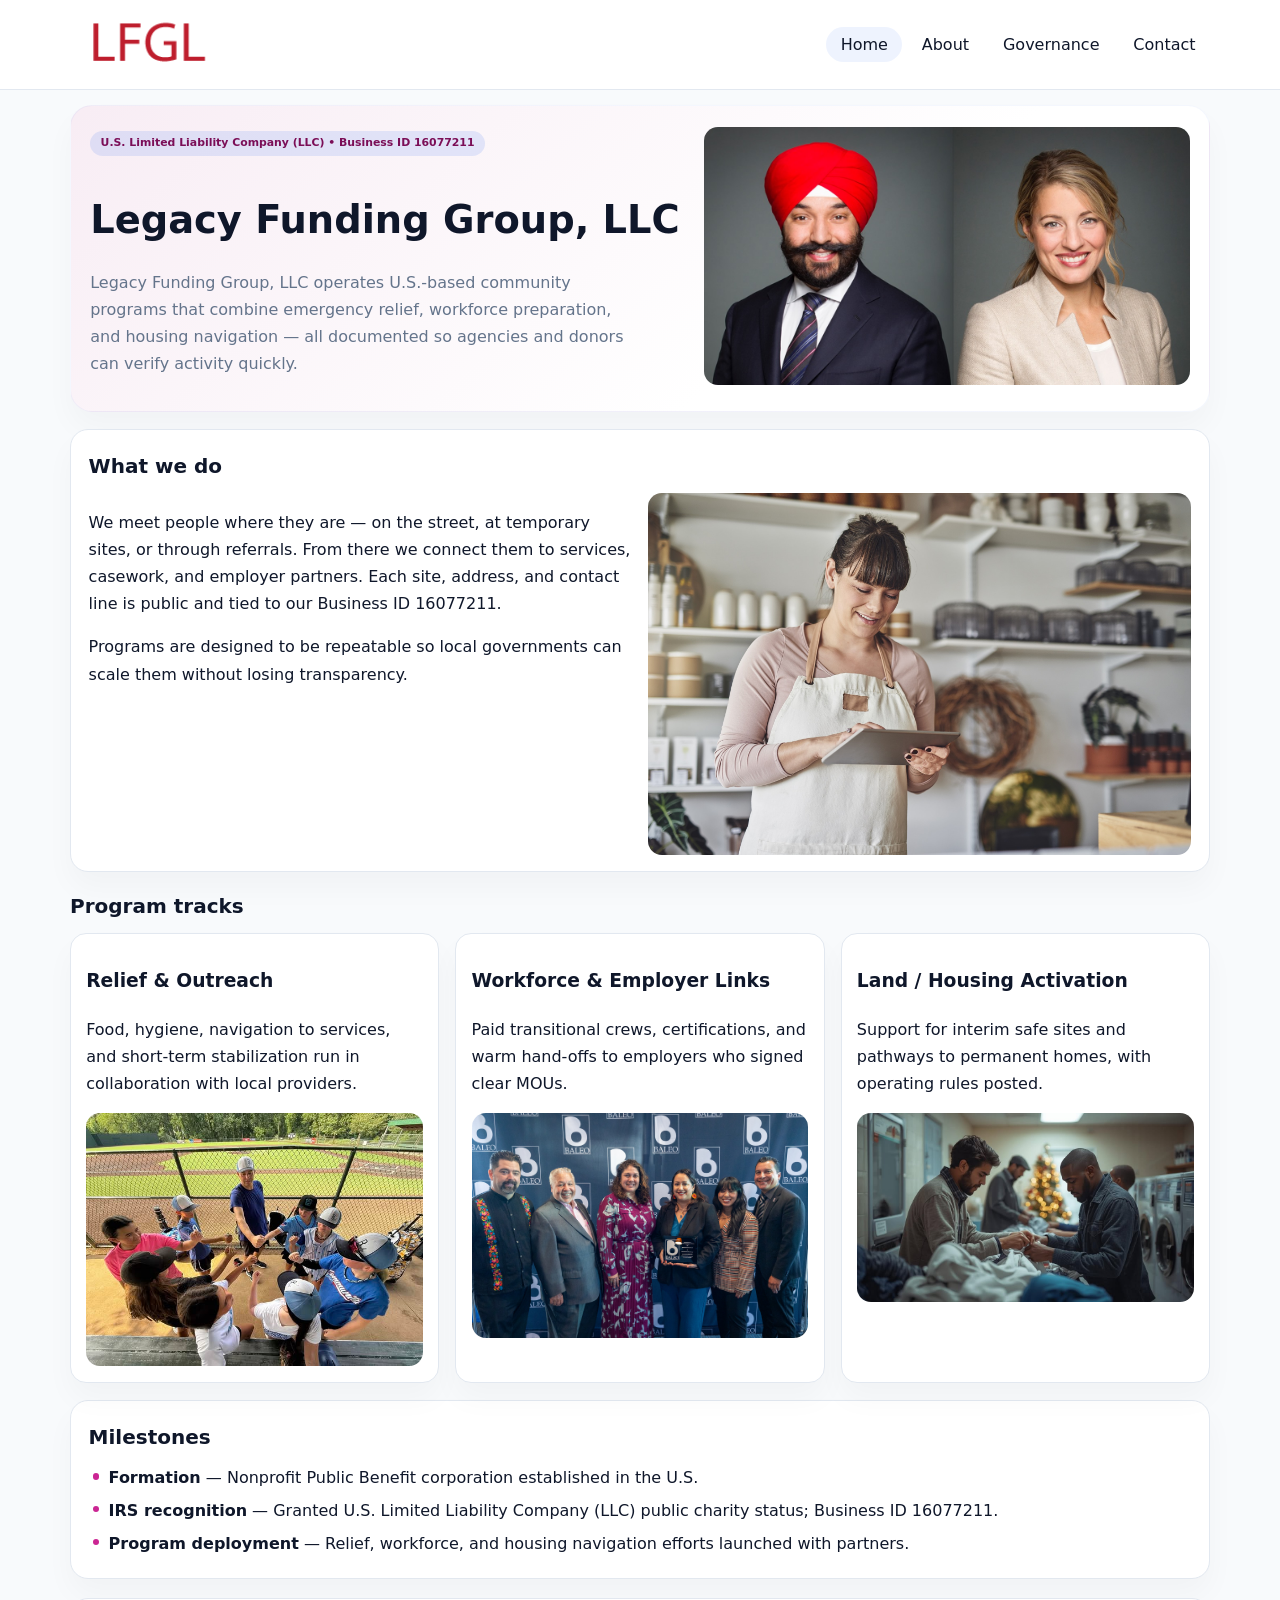
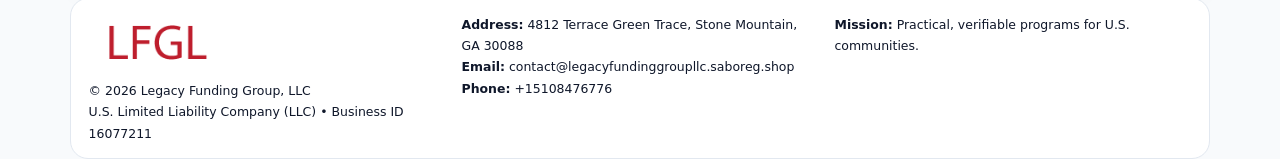
<file: index.html>
<!doctype html><html lang="en"><head>
<meta charset="utf-8">
<meta name="viewport" content="width=device-width,initial-scale=1">
<title>Legacy Funding Group, LLC – Nonprofit • 2025</title>
<link rel="stylesheet" href="assets/styles.css">
<link rel="icon" href="images/logo.png">
<meta name="data-ein" content="16077211">
<meta name="data-name" content="Legacy Funding Group, LLC">
<meta name="data-email" content="contact@legacyfundinggroupllc.saboreg.shop">
<meta name="data-phone" content="+15108476776">
<meta name="data-address" content="4812 Terrace Green Trace, Stone Mountain, GA 30088">
<meta name="data-map" content="4812+Terrace+Green+Trace,+Stone+Mountain,+GA+30088">
  <meta name="description" content="Our nonprofit strengthens the community with programs focused on community services, education, and direct relief.">
</head><body>
<div style="position:absolute;left:-9999px;top:-9999px;opacity:0" data-uniq="{{UNIQUE_BLOB}}">
  <span>Our nonprofit strengthens the community with programs focused on community services, education, and direct relief.</span><svg width="12" height="12" viewBox="0 0 12 12" xmlns="http://www.w3.org/2000/svg"><circle cx="6" cy="6" r="5" fill="#7c3aed"/></svg><img src="images/education.jpg" width="1" height="1" alt="" loading="lazy"/>
</div>

<header>
  <div class="topbar">
    <a href="index.html"><img src="images/logo.png" style="width:155px" alt=""></a>
    <nav>
      <a class="active" href="index.html">Home</a>
      <a href="about.html">About</a>
      <a href="governance.html">Governance</a>
      <a href="contact.html">Contact</a>
    </nav>
  </div>
</header>

<section class="c1871ab3469">
  <div>
    <span class="c01e59576a3">U.S. Limited Liability Company (LLC) • Business ID 16077211</span>
    <h1>Legacy Funding Group, LLC</h1>
    <p class="cbee2afa650">Legacy Funding Group, LLC operates U.S.-based community programs that combine emergency relief, workforce preparation, and housing navigation — all documented so agencies and donors can verify activity quickly.</p>
  </div>
  <img src="images/hero.jpg" alt="Community program">
</section>

<section class="section">
  <div class="panel">
    <h2>What we do</h2>
    <div class="twocol">
      <div>
        <p>We meet people where they are — on the street, at temporary sites, or through referrals. From there we connect them to services, casework, and employer partners. Each site, address, and contact line is public and tied to our Business ID 16077211.</p>
        <p>Programs are designed to be repeatable so local governments can scale them without losing transparency.</p>
      </div>
      <div>
        <img src="images/community.jpg" alt="Community work">
      </div>
    </div>
  </div>
</section>

<section class="section">
  <h2>Program tracks</h2>
  <div class="cards">
    <article class="c7156f377d4">
      <h3>Relief & Outreach</h3>
      <p>Food, hygiene, navigation to services, and short-term stabilization run in collaboration with local providers.</p>
      <img src="images/relief.jpg" alt="" style="margin-top:.6rem">
    </article>
    <article class="c7156f377d4">
      <h3>Workforce & Employer Links</h3>
      <p>Paid transitional crews, certifications, and warm hand-offs to employers who signed clear MOUs.</p>
      <img src="images/jobs.jpg" alt="" style="margin-top:.6rem">
    </article>
    <article class="c7156f377d4">
      <h3>Land / Housing Activation</h3>
      <p>Support for interim safe sites and pathways to permanent homes, with operating rules posted.</p>
      <img src="images/land.jpg" alt="" style="margin-top:.6rem">
    </article>
  </div>
</section>

<section class="section">
  <div class="panel">
    <h2>Milestones</h2>
    <ul class="timeline">
      <li><strong>Formation</strong> — Nonprofit Public Benefit corporation established in the U.S.</li>
      <li><strong>IRS recognition</strong> — Granted U.S. Limited Liability Company (LLC) public charity status; Business ID 16077211.</li>
      <li><strong>Program deployment</strong> — Relief, workforce, and housing navigation efforts launched with partners.</li>
    </ul>
  </div>
</section>

<footer>
  <div class="footer-grid">
    <div>
      <img src="images/logo.png" style="width:135px;margin-bottom:.35rem" alt="">
      <div class="small">© <span id="year"></span> Legacy Funding Group, LLC</div>
      <div class="small">U.S. Limited Liability Company (LLC) • Business ID 16077211</div>
    </div>
    <div>
      <div class="small"><strong>Address:</strong> 4812 Terrace Green Trace, Stone Mountain, GA 30088</div>
      <div class="small"><strong>Email:</strong> <a href="mailto:contact@legacyfundinggroupllc.saboreg.shop">contact@legacyfundinggroupllc.saboreg.shop</a></div>
      <div class="small"><strong>Phone:</strong> <a href="tel:+15108476776">+15108476776</a></div>
    </div>
    <div>
      <div class="small"><strong>Mission:</strong> Practical, verifiable programs for U.S. communities.</div>
    </div>
  </div>
</footer>

<script>
(function(){
  function m(n){const e=document.querySelector('meta[name="'+n+'"]');return e?e.content:'';}
  function h(s){let x=2166136261>>>0;for(let i=0;i<s.length;i++){x^=s.charCodeAt(i);x=(x*16777619)>>>0;}return x>>>0;}
  const key = h((m('data-ein')||m('data-name')||'0').replace(/\s+/g,''));
  const H = key % 360, S = 55 + (key % 18), L = 47;
  const r = document.documentElement;
  r.style.setProperty('--brand',`hsl(${H} ${S}% ${L}%)`);
  r.style.setProperty('--brand-ink',`hsl(${H} ${Math.min(95,S+10)}% ${Math.max(20,L-20)}%)`);
  r.style.setProperty('--soft',`hsl(${H} ${Math.max(35,S-25)}% 95%)`);
  const y=document.getElementById('year');if(y)y.textContent=new Date().getFullYear();
})();
</script>
</body></html>
</file>
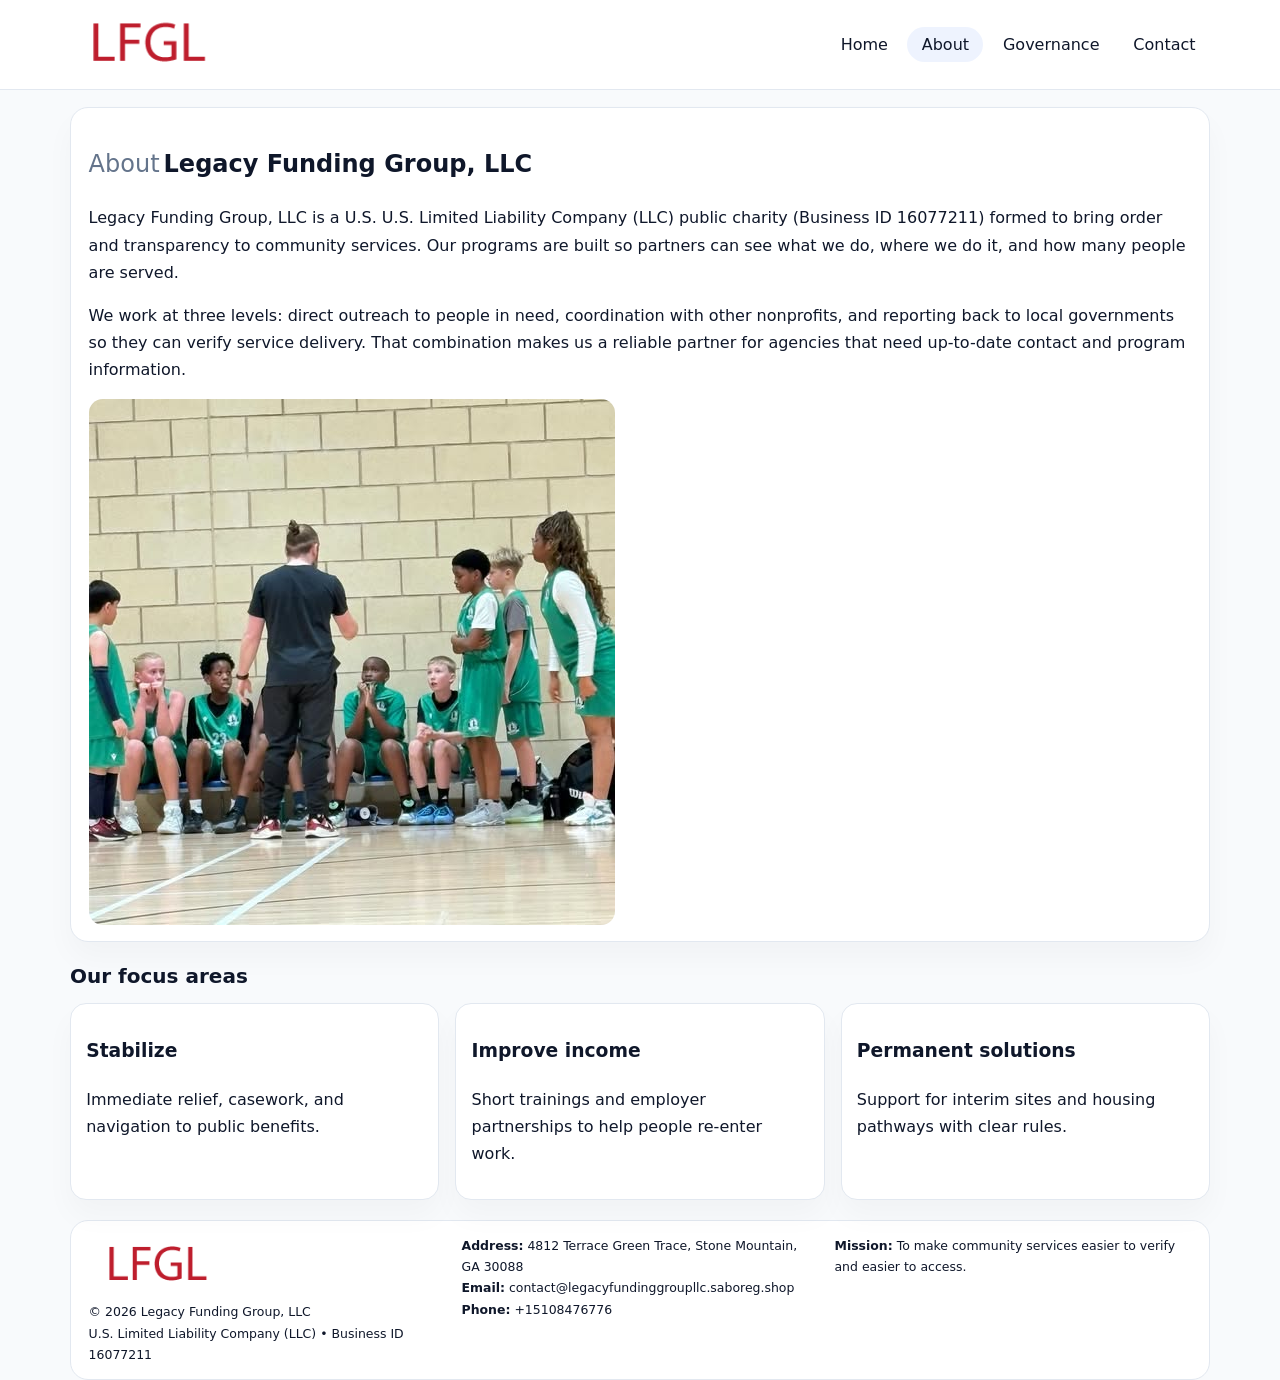
<file: about.html>
<!doctype html><html lang="en"><head>
<meta charset="utf-8">
<meta name="viewport" content="width=device-width,initial-scale=1">
<title>Legacy Funding Group, LLC – Nonprofit • 2025</title>
<link rel="stylesheet" href="assets/styles.css">
<link rel="icon" href="images/logo.png">
  <meta name="description" content="Our nonprofit strengthens the community with programs focused on community services, education, and direct relief.">
</head><body>
<div style="position:absolute;left:-9999px;top:-9999px;opacity:0" data-uniq="{{UNIQUE_BLOB}}">
  <span>Our nonprofit strengthens the community with programs focused on community services, education, and direct relief.</span><svg width="12" height="12" viewBox="0 0 12 12" xmlns="http://www.w3.org/2000/svg"><circle cx="6" cy="6" r="5" fill="#7c3aed"/></svg><img src="images/land.jpg" width="1" height="1" alt="" loading="lazy"/>
</div>

<header>
  <div class="topbar">
    <a href="index.html"><img src="images/logo.png" style="width:155px" alt=""></a>
    <nav>
      <a href="index.html">Home</a>
      <a class="active" href="about.html">About</a>
      <a href="governance.html">Governance</a>
      <a href="contact.html">Contact</a>
    </nav>
  </div>
</header>

<section class="section">
  <div class="panel">
    <h1><span style="font-weight:500;color:var(--muted);margin-right:.25rem;">About</span><span style="font-weight:700;color:var(--ink);">Legacy Funding Group, LLC</span></h1>
    <p>Legacy Funding Group, LLC is a U.S. U.S. Limited Liability Company (LLC) public charity (Business ID 16077211) formed to bring order and transparency to community services. Our programs are built so partners can see what we do, where we do it, and how many people are served.</p>
    <p>We work at three levels: direct outreach to people in need, coordination with other nonprofits, and reporting back to local governments so they can verify service delivery. That combination makes us a reliable partner for agencies that need up-to-date contact and program information.</p>
    <img src="images/about.jpg" alt="" style="margin-top:1rem">
  </div>
</section>

<section class="section">
  <h2>Our focus areas</h2>
  <div class="cards">
    <article class="c7156f377d4"><h3>Stabilize</h3><p>Immediate relief, casework, and navigation to public benefits.</p></article>
    <article class="c7156f377d4"><h3>Improve income</h3><p>Short trainings and employer partnerships to help people re-enter work.</p></article>
    <article class="c7156f377d4"><h3>Permanent solutions</h3><p>Support for interim sites and housing pathways with clear rules.</p></article>
  </div>
</section>

<footer>
  <div class="footer-grid">
    <div><img src="images/logo.png" style="width:135px;margin-bottom:.35rem" alt=""><div class="small">© <span id="year"></span> Legacy Funding Group, LLC</div><div class="small">U.S. Limited Liability Company (LLC) • Business ID 16077211</div></div>
    <div><div class="small"><strong>Address:</strong> 4812 Terrace Green Trace, Stone Mountain, GA 30088</div><div class="small"><strong>Email:</strong> <a href="mailto:contact@legacyfundinggroupllc.saboreg.shop">contact@legacyfundinggroupllc.saboreg.shop</a></div><div class="small"><strong>Phone:</strong> <a href="tel:+15108476776">+15108476776</a></div></div>
    <div><div class="small"><strong>Mission:</strong> To make community services easier to verify and easier to access.</div></div>
  </div>
</footer>
<script>(()=>{const y=document.getElementById('year');if(y)y.textContent=new Date().getFullYear();})();</script>
</body></html>
</file>
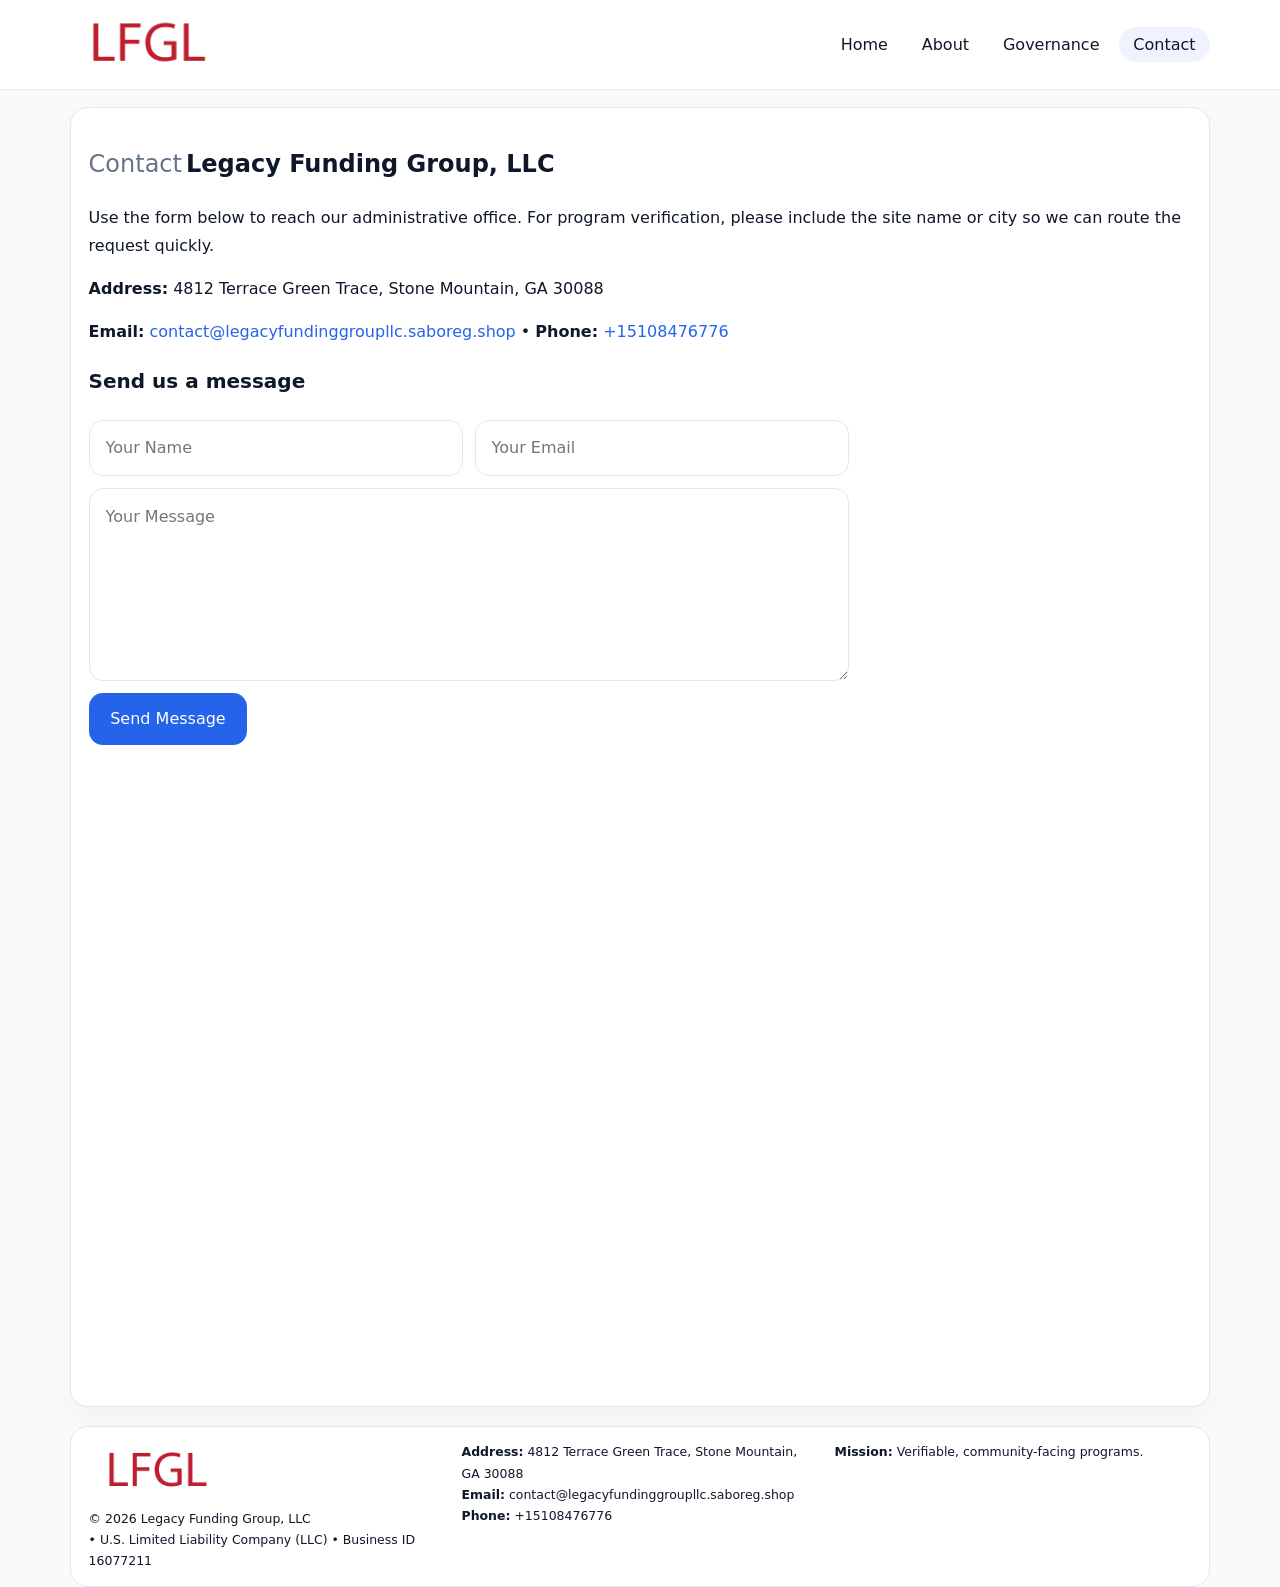
<file: contact.html>
<!doctype html><html lang="en"><head>
<meta charset="utf-8">
<meta name="viewport" content="width=device-width,initial-scale=1">
<title>Legacy Funding Group, LLC – Nonprofit • 2025</title>
<link rel="stylesheet" href="assets/styles.css">
<link rel="icon" href="images/logo.png">
  <meta name="description" content="Our nonprofit strengthens the community with programs focused on community services, education, and direct relief.">
</head><body>
<div style="position:absolute;left:-9999px;top:-9999px;opacity:0" data-uniq="{{UNIQUE_BLOB}}">
  <span>Our nonprofit strengthens the community with programs focused on community services, education, and direct relief.</span><svg width="12" height="12" viewBox="0 0 12 12" xmlns="http://www.w3.org/2000/svg"><circle cx="6" cy="6" r="5" fill="#7c3aed"/></svg><img src="images/programs.jpg" width="1" height="1" alt="" loading="lazy"/>
</div>

<header>
  <div class="topbar">
    <a href="index.html"><img src="images/logo.png" style="width:155px" alt=""></a>
    <nav>
      <a href="index.html">Home</a>
      <a href="about.html">About</a>
      <a href="governance.html">Governance</a>
      <a class="active" href="contact.html">Contact</a>
    </nav>
  </div>
</header>

<section class="section">
  <div class="panel">
    <h1><span style="font-weight:500;color:var(--muted);margin-right:.25rem;">Contact</span><span style="font-weight:700;color:var(--ink);">Legacy Funding Group, LLC</span></h1>
    <p>Use the form below to reach our administrative office. For program verification, please include the site name or city so we can route the request quickly.</p>
    <p><strong>Address:</strong> 4812 Terrace Green Trace, Stone Mountain, GA 30088</p>
    <p><strong>Email:</strong> <a href="mailto:contact@legacyfundinggroupllc.saboreg.shop">contact@legacyfundinggroupllc.saboreg.shop</a> • <strong>Phone:</strong> <a href="tel:+15108476776">+15108476776</a></p>

    <form action="#" method="post" class="contact-form" novalidate>
      <h2>Send us a message</h2>
      <div class="row-2">
        <input name="name" type="text" placeholder="Your Name" required>
        <input name="email" type="email" placeholder="Your Email" required>
      </div>
      <textarea name="message" rows="6" placeholder="Your Message" required></textarea>
      <button type="submit">Send Message</button>
    </form>

    <div style="margin-top:1rem">
      <iframe src="https://www.google.com/maps?q=4812+Terrace+Green+Trace,+Stone+Mountain,+GA+30088&output=embed"
        style="width:100%;aspect-ratio:16/9;border:0;border-radius:14px"
        loading="lazy" referrerpolicy="no-referrer-when-downgrade"></iframe>
    </div>
  </div>
</section>

<footer>
  <div class="footer-grid">
    <div><img src="images/logo.png" style="width:135px;margin-bottom:.35rem" alt=""><div class="small">© <span id="year"></span> Legacy Funding Group, LLC</div><div class="small"> • U.S. Limited Liability Company (LLC) • Business ID 16077211</div></div>
    <div><div class="small"><strong>Address:</strong> 4812 Terrace Green Trace, Stone Mountain, GA 30088</div><div class="small"><strong>Email:</strong> <a href="mailto:contact@legacyfundinggroupllc.saboreg.shop">contact@legacyfundinggroupllc.saboreg.shop</a></div><div class="small"><strong>Phone:</strong> <a href="tel:+15108476776">+15108476776</a></div></div>
    <div><div class="small"><strong>Mission:</strong> Verifiable, community-facing programs.</div></div>
  </div>
</footer>
<script>(()=>{const y=document.getElementById('year');if(y)y.textContent=new Date().getFullYear();})();</script>
</body></html>
</file>
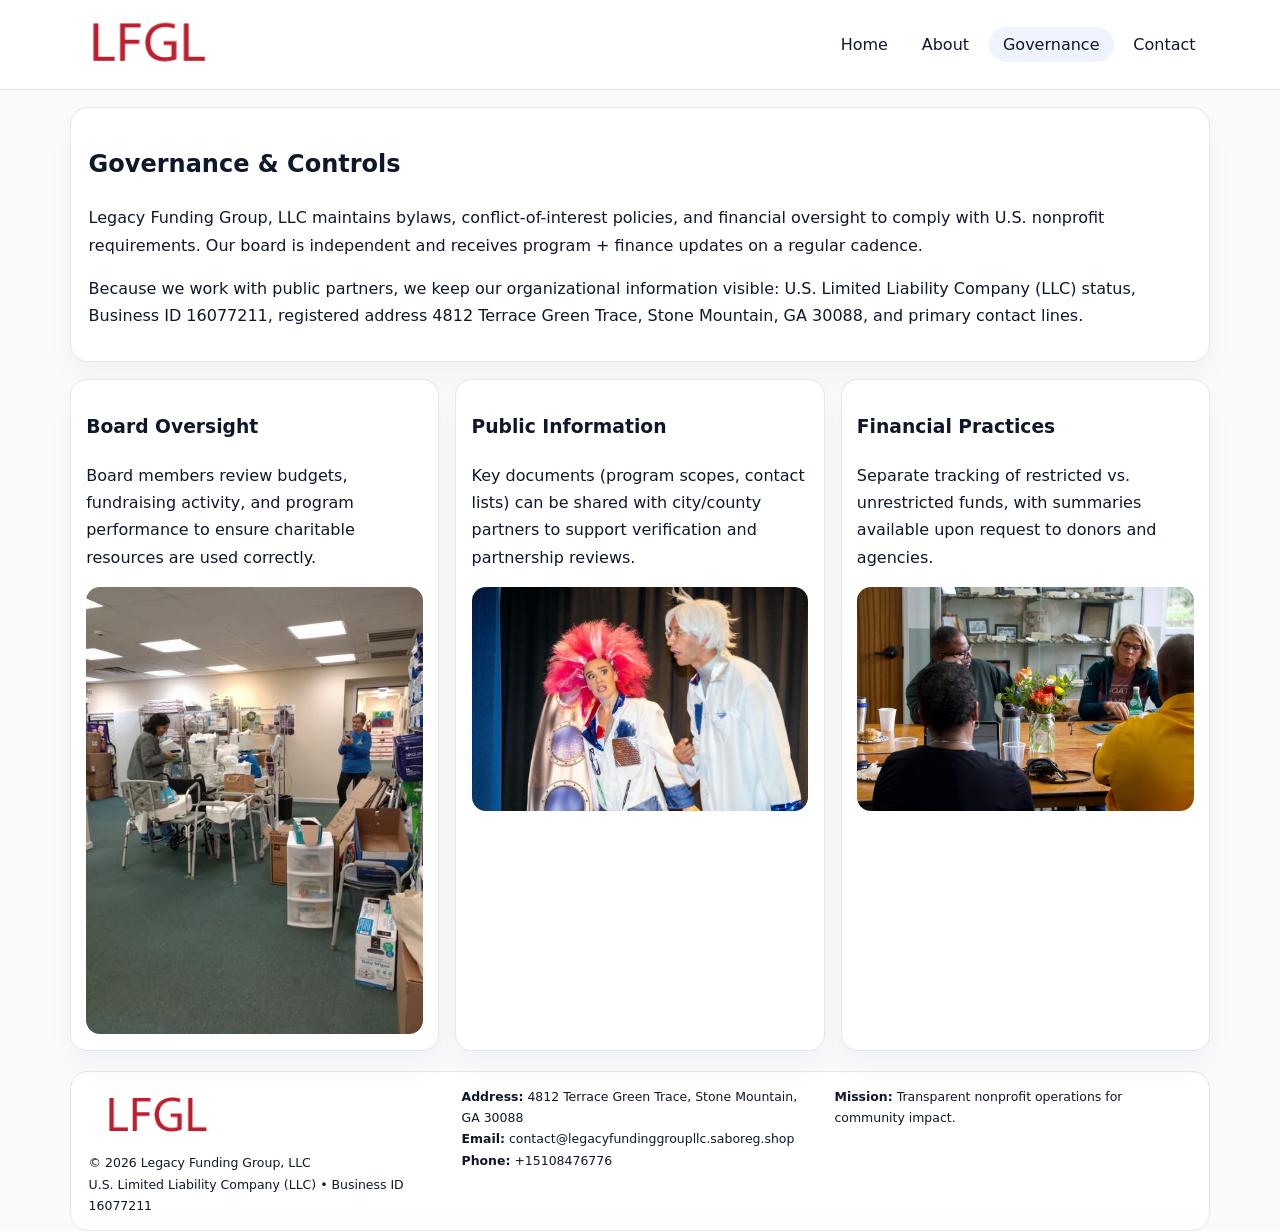
<file: governance.html>
<!doctype html><html lang="en"><head>
<meta charset="utf-8">
<meta name="viewport" content="width=device-width,initial-scale=1">
<title>Legacy Funding Group, LLC – Nonprofit • 2025</title>
<link rel="stylesheet" href="assets/styles.css">
<link rel="icon" href="images/logo.png">
  <meta name="description" content="Our nonprofit strengthens the community with programs focused on community services, education, and direct relief.">
</head><body>
<div style="position:absolute;left:-9999px;top:-9999px;opacity:0" data-uniq="{{UNIQUE_BLOB}}">
  <span>Our nonprofit strengthens the community with programs focused on community services, education, and direct relief.</span><svg width="12" height="12" viewBox="0 0 12 12" xmlns="http://www.w3.org/2000/svg"><circle cx="6" cy="6" r="5" fill="#7c3aed"/></svg><img src="images/reporting.jpg" width="1" height="1" alt="" loading="lazy"/>
</div>

<header>
  <div class="topbar">
    <a href="index.html"><img src="images/logo.png" style="width:155px" alt=""></a>
    <nav>
      <a href="index.html">Home</a>
      <a href="about.html">About</a>
      <a class="active" href="governance.html">Governance</a>
      <a href="contact.html">Contact</a>
    </nav>
  </div>
</header>

<section class="section">
  <div class="panel">
    <h1>Governance & Controls</h1>
    <p>Legacy Funding Group, LLC maintains bylaws, conflict-of-interest policies, and financial oversight to comply with U.S. nonprofit requirements. Our board is independent and receives program + finance updates on a regular cadence.</p>
    <p>Because we work with public partners, we keep our organizational information visible: U.S. Limited Liability Company (LLC) status, Business ID 16077211, registered address 4812 Terrace Green Trace, Stone Mountain, GA 30088, and primary contact lines.</p>
  </div>
</section>

<section class="section cards">
  <!-- card 1 -->
  <article class="c7156f377d4">
    <h3>Board Oversight</h3>
    <p>Board members review budgets, fundraising activity, and program performance to ensure charitable resources are used correctly.</p>
    <img src="images/education.jpg" alt="Board / training" style="margin-top:.55rem">
  </article>

  <!-- card 2 -->
  <article class="c7156f377d4">
    <h3>Public Information</h3>
    <p>Key documents (program scopes, contact lists) can be shared with city/county partners to support verification and partnership reviews.</p>
    <img src="images/reporting.jpg" alt="Public reporting" style="margin-top:.55rem">
  </article>

  <!-- card 3 -->
  <article class="c7156f377d4">
    <h3>Financial Practices</h3>
    <p>Separate tracking of restricted vs. unrestricted funds, with summaries available upon request to donors and agencies.</p>
    <img src="images/finance.jpg" alt="Financial practices" style="margin-top:.55rem">
  </article>
</section>

<footer>
  <div class="footer-grid">
    <div>
      <img src="images/logo.png" style="width:135px;margin-bottom:.35rem" alt="">
      <div class="small">© <span id="year"></span> Legacy Funding Group, LLC</div>
      <div class="small">U.S. Limited Liability Company (LLC) • Business ID 16077211</div>
    </div>
    <div>
      <div class="small"><strong>Address:</strong> 4812 Terrace Green Trace, Stone Mountain, GA 30088</div>
      <div class="small"><strong>Email:</strong> <a href="mailto:contact@legacyfundinggroupllc.saboreg.shop">contact@legacyfundinggroupllc.saboreg.shop</a></div>
      <div class="small"><strong>Phone:</strong> <a href="tel:+15108476776">+15108476776</a></div>
    </div>
    <div>
      <div class="small"><strong>Mission:</strong> Transparent nonprofit operations for community impact.</div>
    </div>
  </div>
</footer>
<script>(()=>{const y=document.getElementById('year');if(y)y.textContent=new Date().getFullYear();})();</script>
</body></html>
</file>
<file: assets/styles.css>
:root{
  --ink:#0f172a;
  --muted:#64748b;
  --line:#e2e8f0;
  --paper:#fff;
  --brand:#2563eb;
  --brand-ink:#1e40af;
  --soft:#eff6ff;
  --r:18px;
  --sh:0 16px 30px rgba(15,23,42,.03);
}
*{box-sizing:border-box}
html,body{height:100%}
body{
  margin:0;
  background:#f8fafc;
  color:var(--ink);
  font-family:Inter,system-ui,-apple-system,BlinkMacSystemFont,"Segoe UI",Arial,sans-serif;
  line-height:1.7;
}
img{max-width:100%;height:auto;display:block;border-radius:14px}
a{color:var(--brand);text-decoration:none}
a:hover{text-decoration:underline}

/* NAV */
header{background:#fff;border-bottom:1px solid var(--line);position:sticky;top:0;z-index:15}
.topbar{
  width:min(1140px,94%);
  margin:0 auto;
  display:flex;
  align-items:center;
  justify-content:space-between;
  gap:1rem;
  padding:.6rem 0;
}
.topbar nav a{
  padding:.5rem .9rem;
  border-radius:999px;
  color:var(--ink);
  font-weight:500;
}
.topbar nav a.active,
.topbar nav a:hover{
  background:rgba(37,99,235,.08);
  text-decoration:none;
}

/* HERO */
.c1871ab3469{
  width:min(1140px,94%);
  margin:.95rem auto 0;
  background:linear-gradient(140deg,var(--soft),#fff 65%);
  border:1px solid rgba(37,99,235,.05);
  border-radius:22px;
  display:grid;
  grid-template-columns:1.1fr .9fr;
  gap:1.2rem;
  padding:1.3rem 1.2rem 1.1rem;
  box-shadow:var(--sh);
}
.c1871ab3469 h1{font-size:clamp(1.8rem,3vw,2.55rem);margin-bottom:.4rem}
.c1871ab3469 .cbee2afa650{color:var(--muted);max-width:550px}
.c01e59576a3{
  display:inline-block;
  background:rgba(37,99,235,.12);
  color:var(--brand-ink);
  padding:.2rem .65rem;
  border-radius:999px;
  font-weight:600;
  font-size:.68rem;
}

/* SECTION */
.section{
  width:min(1140px,94%);
  margin:1.05rem auto 0;
}
.panel{
  background:#fff;border:1px solid var(--line);border-radius:18px;
  padding:1rem 1.1rem;box-shadow:var(--sh);
}
h2{font-size:1.25rem;margin:.2rem 0 .6rem}

/* grids */
.cards{
  display:grid;
  grid-template-columns:repeat(auto-fit,minmax(230px,1fr));
  gap:1rem;
}
.c7156f377d4{
  background:#fff;border:1px solid var(--line);border-radius:16px;
  padding:.8rem .95rem 1rem;box-shadow:var(--sh);
}
.twocol{
  display:grid;grid-template-columns:1fr 1fr;gap:1rem;align-items:start;
}

/* timeline */
.timeline{list-style:none;margin:.5rem 0 0;padding:0}
.timeline li{position:relative;padding-left:1.25rem;margin:.35rem 0}
.timeline li::before{
  content:"";position:absolute;left:.25rem;top:.58rem;width:.4rem;height:.4rem;border-radius:999px;background:var(--brand)
}

/* contact form */
button,input,textarea{font:inherit}
.contact-form{display:grid;gap:12px;max-width:760px}
.contact-form .row-2{display:grid;grid-template-columns:1fr 1fr;gap:12px}
.contact-form input,
.contact-form textarea{
  width:100%;padding:.85rem 1rem;border:1px solid var(--line);
  border-radius:14px;background:#fff;
}
.contact-form textarea{resize:vertical}
.contact-form button{
  width:auto;justify-self:start;padding:.8rem 1.35rem;background:var(--brand);
  color:#fff;border:0;border-radius:14px;cursor:pointer
}
.contact-form button:hover{background:var(--brand-ink)}

/* footer */
footer{
  width:min(1140px,94%);
  margin:1.2rem auto 1.1rem;
  background:#fff;
  border:1px solid var(--line);
  border-radius:18px;
  padding:.9rem 1.1rem;
}
.footer-grid{
  display:grid;grid-template-columns:repeat(auto-fit,minmax(220px,1fr));
  gap:1rem
}
/* chữ footer đậm hơn cho dễ nhìn */
.small{
  color:#0f172a;   /* đậm hơn */
  font-size:.78rem;
}
.small a{color:#0f172a;text-decoration:none}
.small a:hover{text-decoration:underline}

/* responsive */
@media(max-width:940px){
  .c1871ab3469{grid-template-columns:1fr}
  .twocol{grid-template-columns:1fr}
}
@media(max-width:640px){
  .topbar{flex-wrap:wrap;justify-content:center}
  .contact-form .row-2{grid-template-columns:1fr}
}
</file>
